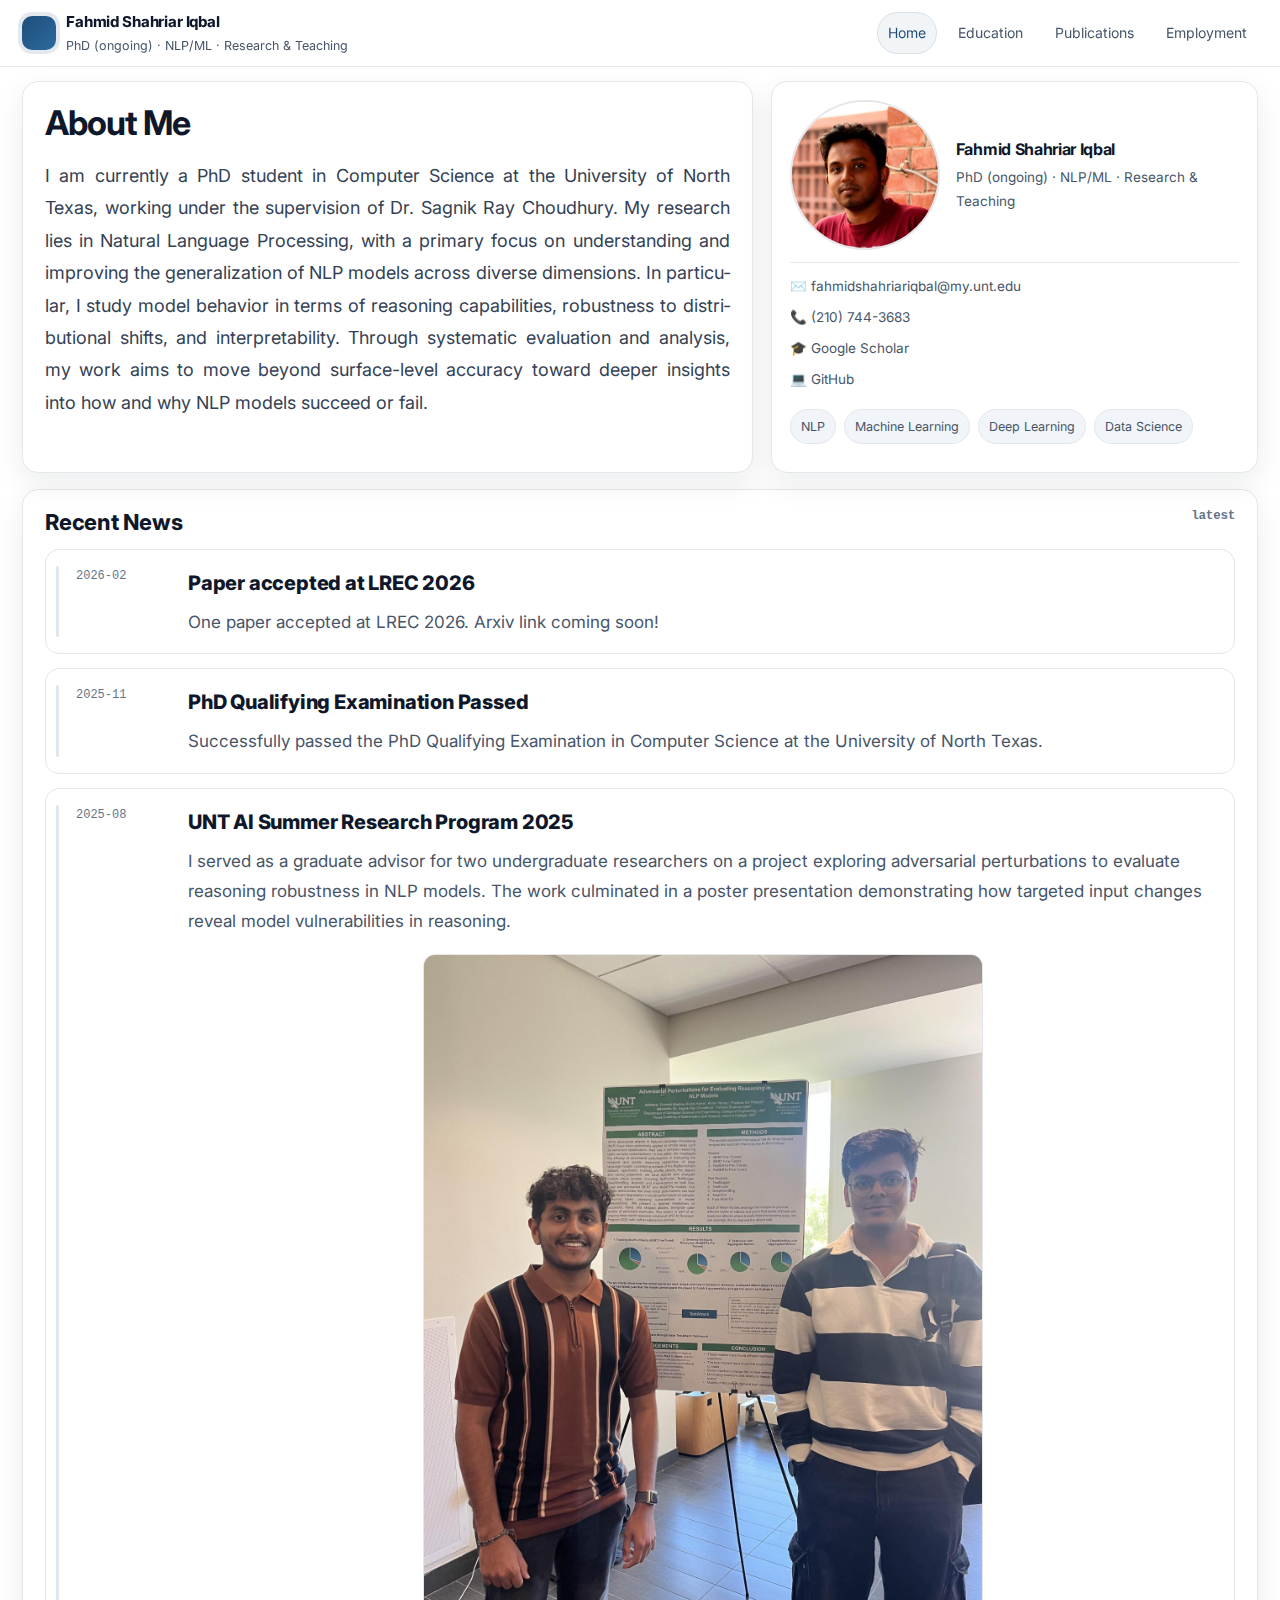
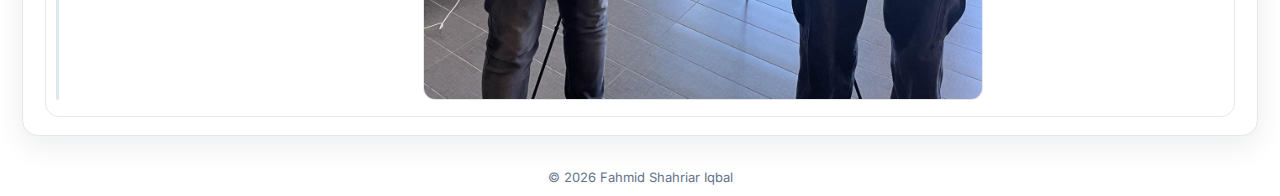
<file: index.html>
<!doctype html>
<html lang="en">
<head>
  <meta charset="utf-8" />
  <meta name="viewport" content="width=device-width, initial-scale=1" />
  <title>Home | Portfolio</title>
  <link rel="preconnect" href="https://fonts.googleapis.com">
  <link rel="preconnect" href="https://fonts.gstatic.com" crossorigin>
  <link href="https://fonts.googleapis.com/css2?family=Inter:wght@400;500;600;700;800&display=swap" rel="stylesheet">

  <link rel="stylesheet" href="assets/css/styles.css" />
   
</head>

<body>
<header>
  <div class="container topbar">
    <a class="brand" href="index.html">
      <span class="brand-mark" aria-hidden="true"></span>
      <div>
        <h1 id="personName">Your Name</h1>
        <p id="personTagline">Tagline</p>
      </div>
    </a>

    <nav aria-label="Primary">
      <a href="index.html" data-nav="home">Home</a>
      <a href="education.html" data-nav="education">Education</a>
      <a href="publications.html" data-nav="publications">Publications</a>
      <a href="employment.html" data-nav="employment">Employment</a>
    </nav>
  </div>
</header>

<main class="container">
  <div class="hero">
    <div class="card hero-left">
      
      <h2 class="headline">About Me</h2>
      <p class="subhead" id="introText">
        <!-- Filled from data/site.json -->
      </p>
    </div>

    <aside class="card hero-right">
      <div class="profile">
        <div class="avatar">
          <img id="avatarImg" src="assets/img/avatar.jpg" alt="Profile photo" />
        </div>
        <div class="who">
          <h2 id="personName2">Your Name</h2>
          <p id="personTagline2">Tagline</p>
        </div>
      </div>

      <div class="contact" id="contactBlock"></div>
      <div class="pillrow" id="pillRow"></div>
    </aside>
  </div>

  <!-- Recent News -->
  <section class="card section">
    <h3>Recent News <span class="section-note">latest</span></h3>
    <div class="news-timeline" id="newsList"></div>
  </section>

  <!-- Error box -->
  <div id="errorBox" class="card section" style="display:none;">
    <h3>Data load failed</h3>
    <p style="margin:0;color:var(--muted);font-size:13.5px;">
      Could not load <code>data/site.json</code>. If you're running locally, use a local server.
    </p>
  </div>

  <footer>© <span id="year"></span> <span id="personNameFooter">Your Name</span></footer>
</main>

<script src="assets/js/main.js"></script>
</body>
</html>
</file>
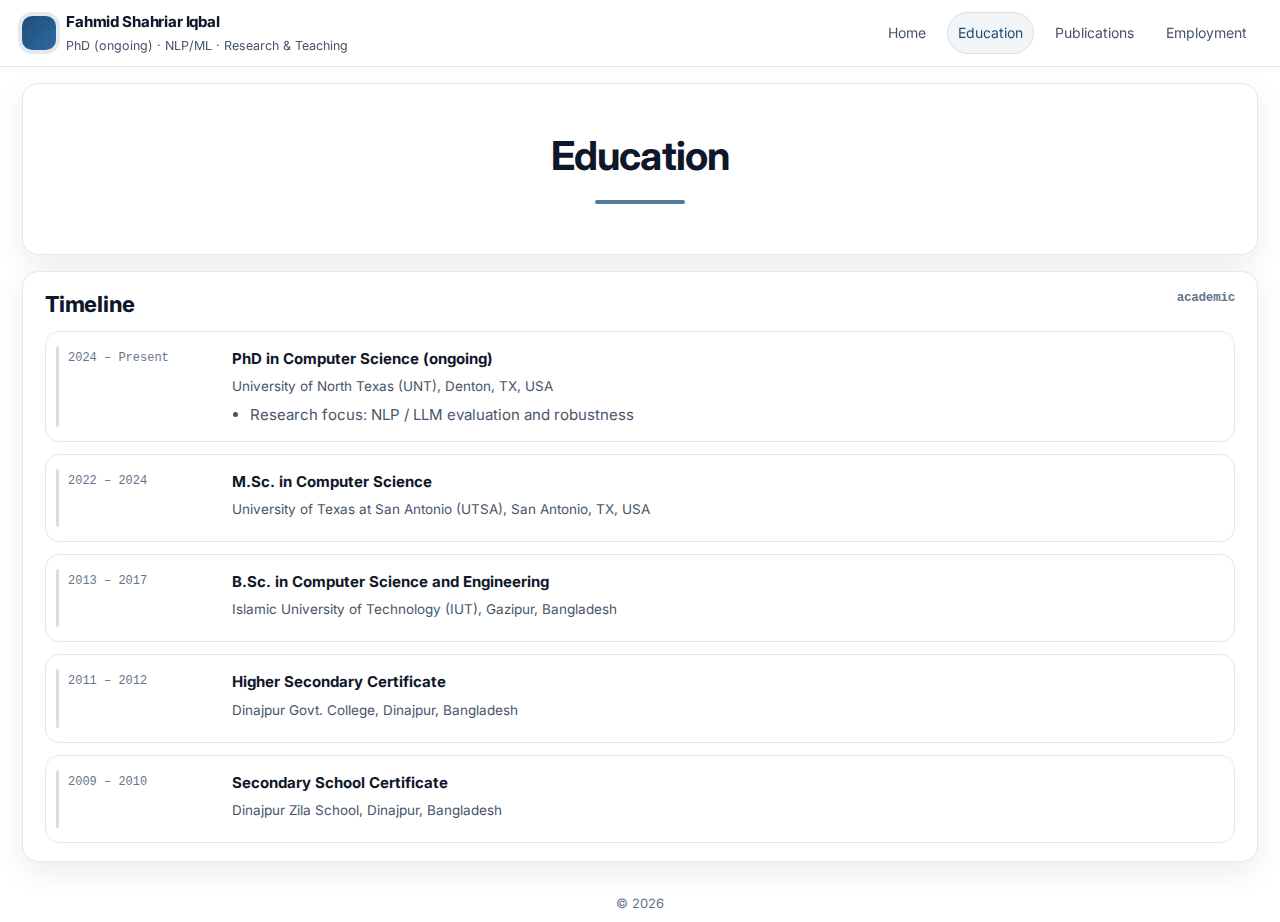
<file: education.html>
<!doctype html>
<html lang="en">
<head>
  <meta charset="utf-8" />
  <meta name="viewport" content="width=device-width, initial-scale=1" />
  <title>Education | Portfolio</title>
  <link rel="preconnect" href="https://fonts.googleapis.com">
  <link rel="preconnect" href="https://fonts.gstatic.com" crossorigin>
  <link href="https://fonts.googleapis.com/css2?family=Inter:wght@400;500;600;700;800&display=swap" rel="stylesheet">

  <link rel="stylesheet" href="assets/css/styles.css" />
</head>
<body>
<header>
  <div class="container topbar">
    <a class="brand" href="index.html">
      <span class="brand-mark" aria-hidden="true"></span>
      <div>
        <h1 id="personName">Your Name</h1>
        <p id="personTagline">Tagline</p>
      </div>
    </a>

    <nav aria-label="Primary">
      <a href="index.html" data-nav="home">Home</a>
      <a href="education.html" data-nav="education">Education</a>
      <a href="publications.html" data-nav="publications">Publications</a>
      <a href="employment.html" data-nav="employment">Employment</a>
    </nav>
  </div>
</header>

<main class="container">
  <!-- Big centered header like your screenshot -->
  <section class="card section section-hero">
    <div class="page-title">
      <h2>Education</h2>
      <div class="title-underline" aria-hidden="true"></div>
      <p class="lead">
        
      </p>
    </div>
  </section>

  <!-- Education list -->
  <section class="card section">
    <h3>Timeline <span class="section-note">academic</span></h3>
    <div class="edu-list" id="educationList"></div>
  </section>

  <div id="errorBox" class="card section" style="display:none;">
    <h3>Data load failed</h3>
    <p class="lead">Could not load <code>data/site.json</code>. Run a local server and refresh.</p>
  </div>

  <footer>© <span id="year"></span></footer>
</main>

<script src="assets/js/main.js"></script>
</body>
</html>
</file>
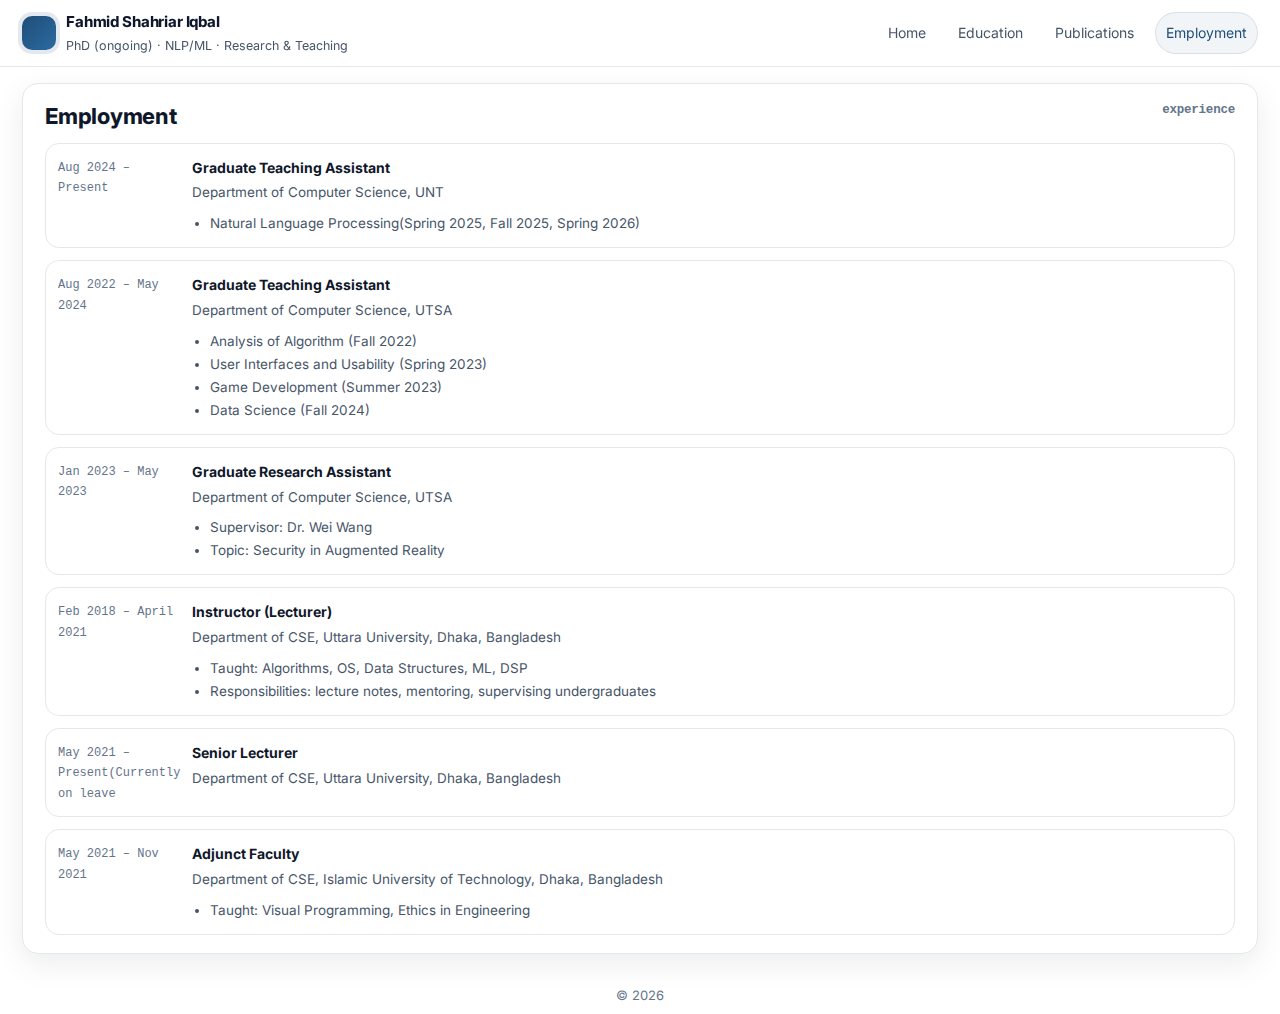
<file: employment.html>
<!doctype html>
<html lang="en">
<head>
  <meta charset="utf-8" />
  <meta name="viewport" content="width=device-width, initial-scale=1" />
  <title>Employment | Portfolio</title>
  <link rel="preconnect" href="https://fonts.googleapis.com">
  <link rel="preconnect" href="https://fonts.gstatic.com" crossorigin>
  <link href="https://fonts.googleapis.com/css2?family=Inter:wght@400;500;600;700;800&display=swap" rel="stylesheet">
  <meta name="viewport" content="width=device-width, initial-scale=1.0">

  <link rel="stylesheet" href="assets/css/styles.css" />
</head>
<body>
<header>
  <div class="container topbar">
    <a class="brand" href="index.html">
      <span class="brand-mark" aria-hidden="true"></span>
      <div>
        <h1 id="personName">Your Name</h1>
        <p id="personTagline">Tagline</p>
      </div>
    </a>

    <nav aria-label="Primary">
      <a href="index.html" data-nav="home">Home</a>
      <a href="education.html" data-nav="education">Education</a>
      <a href="publications.html" data-nav="publications">Publications</a>
      <a href="employment.html" data-nav="employment">Employment</a>
    </nav>
  </div>
</header>

<main class="container">
  <section class="card section">
    <h3>Employment <span class="section-note">experience</span></h3>
    <div class="timeline" id="employmentList"></div>
  </section>

  <div id="errorBox" class="card section" style="display:none;">
    <h3>Data load failed</h3>
    <p style="margin:0;color:var(--muted);font-size:13.5px;">
      Could not load <code>data/site.json</code>. Run a local server for testing.
    </p>
  </div>

  <footer>© <span id="year"></span></footer>
</main>

<script src="assets/js/main.js"></script>
</body>

</html>
</file>
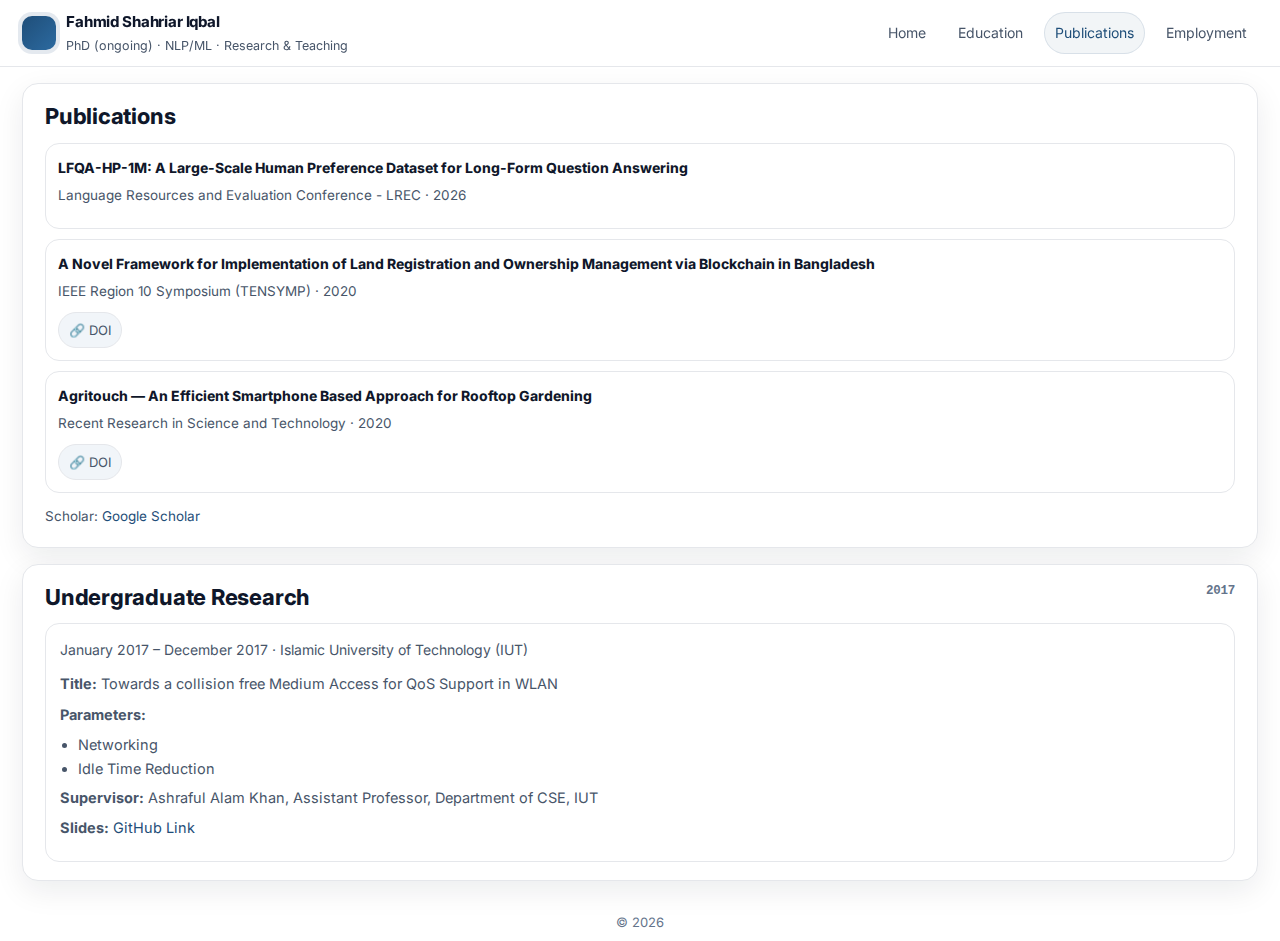
<file: publications.html>
<!doctype html>
<html lang="en">
<head>
  <meta charset="utf-8" />
  <meta name="viewport" content="width=device-width, initial-scale=1" />
  <title>Publications | Portfolio</title>
  <link rel="preconnect" href="https://fonts.googleapis.com">
  <link rel="preconnect" href="https://fonts.gstatic.com" crossorigin>
  <link href="https://fonts.googleapis.com/css2?family=Inter:wght@400;500;600;700;800&display=swap" rel="stylesheet">
  <meta name="viewport" content="width=device-width, initial-scale=1.0">

  <link rel="stylesheet" href="assets/css/styles.css" />
</head>
<body>
<header>
  <div class="container topbar">
    <a class="brand" href="index.html">
      <span class="brand-mark" aria-hidden="true"></span>
      <div>
        <h1 id="personName">Your Name</h1>
        <p id="personTagline">Tagline</p>
      </div>
    </a>

    <nav aria-label="Primary">
      <a href="index.html" data-nav="home">Home</a>
      <a href="education.html" data-nav="education">Education</a>
      <a href="publications.html" data-nav="publications">Publications</a>
      <a href="employment.html" data-nav="employment">Employment</a>
    </nav>
  </div>
</header>

<main class="container">
  <section class="card section">
   <h3>Publications <span class="section-note"></span></h3>
    <div class="pubs" id="pubList"></div>
    <p style="margin:12px 0 0 0;color:var(--muted);font-size:13.5px;">
      Scholar: <a id="scholarLink" href="#" target="_blank" rel="noreferrer">Google Scholar</a>
    </p>
  </section>

  <section class="section card">
  <h3>
    Undergraduate Research
    <span class="section-note">2017</span>
  </h3>

  <div class="subcard">
    <div class="submeta">

      January 2017 – December 2017 · Islamic University of Technology (IUT)
    </div>

    <p class="subline">
      <b>Title:</b> Towards a collision free Medium Access for QoS Support in WLAN
    </p>

    <div class="subline">
      <b>Parameters:</b>
      <ul class="compact-list">
        <li>Networking</li>
        <li>Idle Time Reduction</li>
      </ul>
    </div>

    <p class="subline">
      <b>Supervisor:</b> Ashraful Alam Khan, Assistant Professor, Department of CSE, IUT
    </p>

    <p class="subline">
      <b>Slides:</b>
      <a href="https://github.com/fahmidiqbal/Thesis-Presentation" target="_blank" rel="noopener">
        GitHub Link
      </a>
    </p>
  </div>
</section>
  

  <div id="errorBox" class="card section" style="display:none;">
    <h3>Data load failed</h3>
    <p style="margin:0;color:var(--muted);font-size:13.5px;">
      Could not load <code>data/site.json</code>. Run a local server for testing.
    </p>
  </div>

  <footer>© <span id="year"></span></footer>
</main>

<script src="assets/js/main.js"></script>
</body>

</html>
</file>
<file: assets/css/styles.css>
:root{
  --max: 1400px;
  --pad: 22px;
  --radius: 16px;

  --bg: #fbfbfc;
  --paper: #ffffff;
  --ink: #0f172a;
  --muted: #475569;
  --faint: #64748b;
  --border: #e5e7eb;
  --soft: #f1f5f9;

  --accent: #1f4e79;
  --accent-soft: rgba(31,78,121,0.12);

  --shadow: 0 10px 30px rgba(15, 23, 42, 0.08);

  --sans: "Inter", ui-sans-serif, system-ui, -apple-system, Segoe UI, Roboto, Helvetica, Arial;
  --mono: ui-monospace, SFMono-Regular, Menlo, Monaco, Consolas, "Courier New", monospace;
}

*{ box-sizing: border-box; }
html, body{ height: 100%; }

body{
  margin: 0;
  font-family: var(--sans);
  font-size: 23px;      /* your choice */
  line-height: 1.7;
  color: var(--ink);
}

/* Justified About Me text (Google Docs style) */
#introText{
  text-align: justify;
  text-justify: inter-word;
  hyphens: auto;
  -webkit-hyphens: auto;
  -ms-hyphens: auto;

  max-width: 900px;
  margin-top: 18px;
  line-height: 1.8;
  font-size: 18px;
  color: #334155;
}

p{
  font-size: 20px;
  line-height: 1.75;
}

/* Default list items */
li{
  font-size: 16px;
  line-height: 1.7;
}

/* Headings */
h1, h2, h3, h4{
  letter-spacing: -0.02em;
}

.headline{
  font-size: 40px;
  line-height: 1.12;
}

.section h3{
  font-size: 22px;
  font-weight: 750;
  line-height: 1.3;
  letter-spacing: -0.01em;
}

/* Small text */
.brand p,
.section-note,
.when,
.edu-when,
.news-date{
  font-size: 14px;
}

a{ color: var(--accent); text-decoration: none; }
a:hover{ text-decoration: underline; }

.container{
  max-width: var(--max);
  margin: 0 auto;
  padding: 0 var(--pad);
}

header{
  position: sticky;
  top: 0;
  z-index: 50;
  background: rgba(255,255,255,0.88);
  backdrop-filter: blur(10px);
  border-bottom: 1px solid var(--border);
}

.topbar{
  height: 66px;
  display: flex;
  align-items: center;
  justify-content: space-between;
  gap: 14px;
}

.brand{
  display: flex;
  align-items: center;
  gap: 10px;
  color: var(--ink);
  white-space: nowrap;
}

.brand-mark{
  width: 34px;
  height: 34px;
  border-radius: 10px;
  background: linear-gradient(135deg, var(--accent), #2c6aa0);
  box-shadow: 0 0 0 4px var(--accent-soft);
}

.brand h1{
  font-size: 15px;
  margin: 0;
  letter-spacing: -0.01em;
  font-weight: 750;
}

.brand p{
  margin: 0;
  font-size: 12.5px;
  color: var(--muted);
}

nav{
  display: flex;
  gap: 10px;
  flex-wrap: wrap;
  justify-content: flex-end;
  font-size: 14px;
  color: var(--muted);
}

nav a{
  color: inherit;
  padding: 8px 10px;
  border-radius: 999px;
  border: 1px solid transparent;
}

nav a:hover{
  color: var(--ink);
  background: var(--soft);
  text-decoration: none;
  border-color: var(--border);
}

nav a[aria-current="true"]{
  color: var(--accent);
  border-color: var(--accent-soft);
  background: rgba(31,78,121,0.06);
}

main{
  padding: 26px 0 42px;
  min-height: auto;
}

.card{
  background: var(--paper);
  border: 1px solid var(--border);
  border-radius: var(--radius);
  box-shadow: var(--shadow);
}

/* Hero */
.hero{
  display: grid;
  grid-template-columns: 1.2fr 0.8fr;
  gap: 18px;
  align-items: stretch;
  margin-top: 14px;
  min-height: auto;
}

.hero-left,
.hero-right{
  height: 100%;
}

.hero-left{
  padding: 22px;
}

.kicker{
  font-family: var(--mono);
  font-size: 12px;
  color: var(--faint);
  margin: 0 0 10px 0;
}

.headline{
  font-size: 34px;
  line-height: 1.12;
  margin: 0 0 10px 0;
  letter-spacing: -0.03em;
}

.subhead{
  margin: 0;
  color: var(--muted);
  font-size: 15.5px;
  max-width: 80ch;
}

.hero-right{
  padding: 18px;
  padding-bottom: 28px;
  display: grid;
  gap: 12px;
  align-content: start;
}

.profile{
  display: grid;
  grid-template-columns: 150px 1fr;
  gap: 16px;
  align-items: center;
}

/* Main profile avatar */
.avatar{
  width: 150px;
  height: 150px;
  border-radius: 50%;
  overflow: hidden;
  flex-shrink: 0;
  border: 2px solid var(--border);
  background: #fff;
}

.avatar img{
  width: 100%;
  height: 100%;
  object-fit: cover;
}

.who h2{ margin: 0; font-size: 16px; }
.who p{ margin: 3px 0 0; color: var(--muted); font-size: 13.5px; }

.contact{
  display: grid;
  gap: 8px;
  padding-top: 12px;
  border-top: 1px solid var(--border);
  font-size: 13.5px;
  color: var(--muted);
}

.contact a{ color: var(--muted); }
.contact a:hover{ color: var(--ink); text-decoration: none; }

.pillrow{
  display: flex;
  flex-wrap: wrap;
  gap: 8px;
  padding-top: 6px;
}

.pill{
  font-size: 12.5px;
  padding: 6px 10px;
  border-radius: 999px;
  border: 1px solid var(--border);
  background: var(--soft);
  color: var(--muted);
}

/* Sections */
.section{
  padding: 18px 22px;
  margin-top: 16px;
}

.section h3{
  margin: 0 0 12px 0;
  font-size: 22px;
  display: flex;
  justify-content: space-between;
  gap: 10px;
}

.section-note{
  font-size: 12.5px;
  color: var(--faint);
  font-family: var(--mono);
}

/* Timeline */
.timeline{
  display: grid;
  gap: 12px;
}

.item{
  display: grid;
  grid-template-columns: 120px 1fr;
  gap: 14px;
  padding: 12px;
  border: 1px solid var(--border);
  border-radius: 14px;
  background: #fff;
}

.when{
  font-family: var(--mono);
  font-size: 12px;
  color: var(--faint);
  padding-top: 2px;
}

.what b{
  display:block;
  font-size: 14px;
  margin-bottom: 2px;
}

.what .meta{
  color: var(--muted);
  font-size: 13.5px;
}

/* IMPORTANT: bullets inside homepage timeline cards */
.what ul{
  margin: 8px 0 0 18px;
  padding: 0;
  color: var(--muted);
  font-size: 13.5px;
}
.what ul li{
  font-size: 13.5px;     /* override global li */
  line-height: 1.7;
  color: var(--muted);
}

.pubs{ display: grid; gap: 10px; }

.pub{
  padding: 12px;
  border: 1px solid var(--border);
  border-radius: 14px;
  background: #fff;
}

.pub .title{
  margin: 0 0 4px;
  font-size: 14px;
  font-weight: 750;
}

.pub .venue{
  margin: 0;
  color: var(--muted);
  font-size: 13.5px;
}

.pub .links{
  margin-top: 8px;
  display: flex;
  gap: 10px;
  flex-wrap: wrap;
  font-size: 13px;
}

.taglink{
  display: inline-flex;
  align-items: center;
  gap: 8px;
  padding: 6px 10px;
  border-radius: 999px;
  border: 1px solid var(--border);
  background: var(--soft);
  color: var(--muted);
}

.taglink:hover{
  color: var(--ink);
  text-decoration: none;
  border-color: rgba(31,78,121,0.25);
  background: rgba(31,78,121,0.06);
}

footer{
  margin-top: 22px;
  color: var(--faint);
  font-size: 13px;
  padding: 8px 0;
  text-align: center;
}

@media (max-width: 900px){
  .hero{
    grid-template-columns: 1fr;
    min-height: auto;
  }
  .headline{ font-size: 30px; }
  .item{ grid-template-columns: 1fr; gap: 6px; }
}

/* =========================
   Education page
   ========================= */

.section-hero{
  padding: 32px 22px;
}

.page-title{
  text-align: center;
  padding: 6px 10px;
}

.page-title h2{
  margin: 0;
  font-size: 40px;
  letter-spacing: -0.02em;
}

.title-underline{
  width: 90px;
  height: 4px;
  border-radius: 999px;
  margin: 10px auto 12px;
  background: rgba(31,78,121,0.75);
}

.lead{
  margin: 0 auto;
  color: var(--muted);
  font-size: 14.5px;
  max-width: 85ch;
}

.edu-list{
  display: grid;
  gap: 12px;
}

.edu-item{
  position: relative;
  padding: 14px 14px 14px 22px;
  border: 1px solid var(--border);
  border-radius: 14px;
  background: #fff;
}

.edu-item::before{
  content: "";
  position: absolute;
  left: 10px;
  top: 14px;
  bottom: 14px;
  width: 3px;
  border-radius: 999px;
  background: rgba(31,78,121,0.18);
}

.edu-grid{
  display: grid;
  grid-template-columns: 150px 1fr;
  gap: 14px;
  align-items: start;
}

.edu-when{
  font-family: var(--mono);
  font-size: 12px;
  color: var(--faint);
  padding-top: 2px;
}

.edu-what b{
  display: block;
  font-size: 15px;
  margin-bottom: 4px;
}

.edu-what .meta{
  color: var(--muted);
  font-size: 13.5px;
  margin-bottom: 6px;
}

.edu-what ul{
  margin: 0 0 0 18px;
  padding: 0;
  color: var(--muted);
  font-size: 13.5px;
}

/* ✅ FIX: Education bullets match the same font size as education meta text */
.edu-what ul li{
  font-size: 15px;
  line-height: 1.5;
  color: var(--muted);
}

@media (max-width: 900px){
  .page-title h2{ font-size: 34px; }
  .edu-grid{ grid-template-columns: 1fr; gap: 6px; }
}

/* =========================
   Recent News
   ========================= */

.news-timeline{
  display: grid;
  gap: 14px;
}

.news-card{
  display: grid;
  grid-template-columns: 110px 1fr;
  gap: 16px;
  padding: 16px;
  border: 1px solid var(--border);
  border-radius: 14px;
  background: #fff;
  position: relative;
}

.news-card::before{
  content:"";
  position: absolute;
  left: 10px;
  top: 16px;
  bottom: 16px;
  width: 3px;
  border-radius: 999px;
  background: rgba(31,78,121,0.14);
}

.news-date{
  font-family: var(--mono);
  font-size: 12px;
  color: var(--faint);
  padding-left: 14px;
}

.news-main{
  display: grid;
  gap: 8px;
}

.news-title{
  margin: 0;
  font-size: 20px;
  font-weight: 800;
  letter-spacing: -0.01em;
}

.news-text{
  color: var(--muted);
  font-size: 17px;
  margin: 0;
  max-width: 100%;
}

.news-figure{
  margin-top: 10px;
  display: flex;
  justify-content: center;
}

.news-img{
  width: 100%;
  max-width: 560px;
  height: auto;              /* ✅ keep original proportions */
  object-fit: contain;       /* ✅ show full image */
  border-radius: 12px;
  border: 1px solid var(--border);
  background: var(--soft);
  display: block;
}

.subsection{
  margin-top: 14px;
}

.subsection-title{
  margin: 0 0 10px 0;
  font-size: 18px;
  font-weight: 800;
  color: var(--ink);
}

.subcard{
  padding: 14px;
  border: 1px solid var(--border);
  border-radius: 14px;
  background: #fff;
}

.submeta{
  color: var(--muted);
  font-size: 14px;
  margin-bottom: 10px;
}

.subline{
  margin: 6px 0;
  color: var(--muted);
  font-size: 14.5px;
  line-height: 1.7;
}

.compact-list{
  margin: 6px 0 0 18px;
  padding: 0;
}

.compact-list li{
  font-size: 14.5px;
  line-height: 1.6;
}

/*
@media (max-width: 900px){
  .news-card{
    grid-template-columns: 1fr;
  }

  .news-img{
    height: 220px;
    max-width: 100%;
  }

}
 */
/* =========================
   Mobile typography + layout fixes
   ========================= */
@media (max-width: 600px){

  /* Make the overall page typography normal on phones */
  body{
    font-size: 16px;
    line-height: 1.6;
  }

  p{
    font-size: 16px;
    line-height: 1.7;
  }

  /* About Me text: remove justification & hyphenation on mobile */
  #introText{
    max-width: 100%;
    font-size: 16px;
    line-height: 1.75;

    text-align: left;          /* ✅ stop ugly justification */
    text-justify: auto;
    hyphens: none;             /* ✅ stop Nat-ural breaks */
    -webkit-hyphens: none;
    -ms-hyphens: none;
  }

  /* Make the About title fit nicely */
  .headline{
    font-size: 30px;
    line-height: 1.15;
  }

  /* Ensure hero becomes 1 column and doesn’t overflow */
  .hero{
    grid-template-columns: 1fr;
  }

  /* Profile area spacing */
  .profile{
    grid-template-columns: 96px 1fr; /* smaller avatar for mobile */
    gap: 12px;
    align-items: center;
  }

  .avatar{
    width: 96px;
    height: 96px;
  }

  /* Navigation links: prevent huge spacing */
  nav{
    font-size: 13px;
    gap: 6px;
  }
}
/* =========================
   Mobile header/nav fix (stop "floating" buttons)
   ========================= */
@media (max-width: 600px){

  .topbar{
    height: auto;               /* allow header to grow */
    padding: 10px 0;
    flex-direction: column;     /* stack brand + nav */
    align-items: flex-start;    /* brand left */
    gap: 10px;
  }

  .brand{
    white-space: normal;        /* allow wrapping */
    max-width: 100%;
  }

  nav{
    width: 100%;                /* nav takes full row */
    justify-content: flex-start;/* align left (clean) */
    flex-wrap: wrap;
    gap: 8px;
  }

  nav a{
    padding: 8px 12px;
  }
}
</file>
